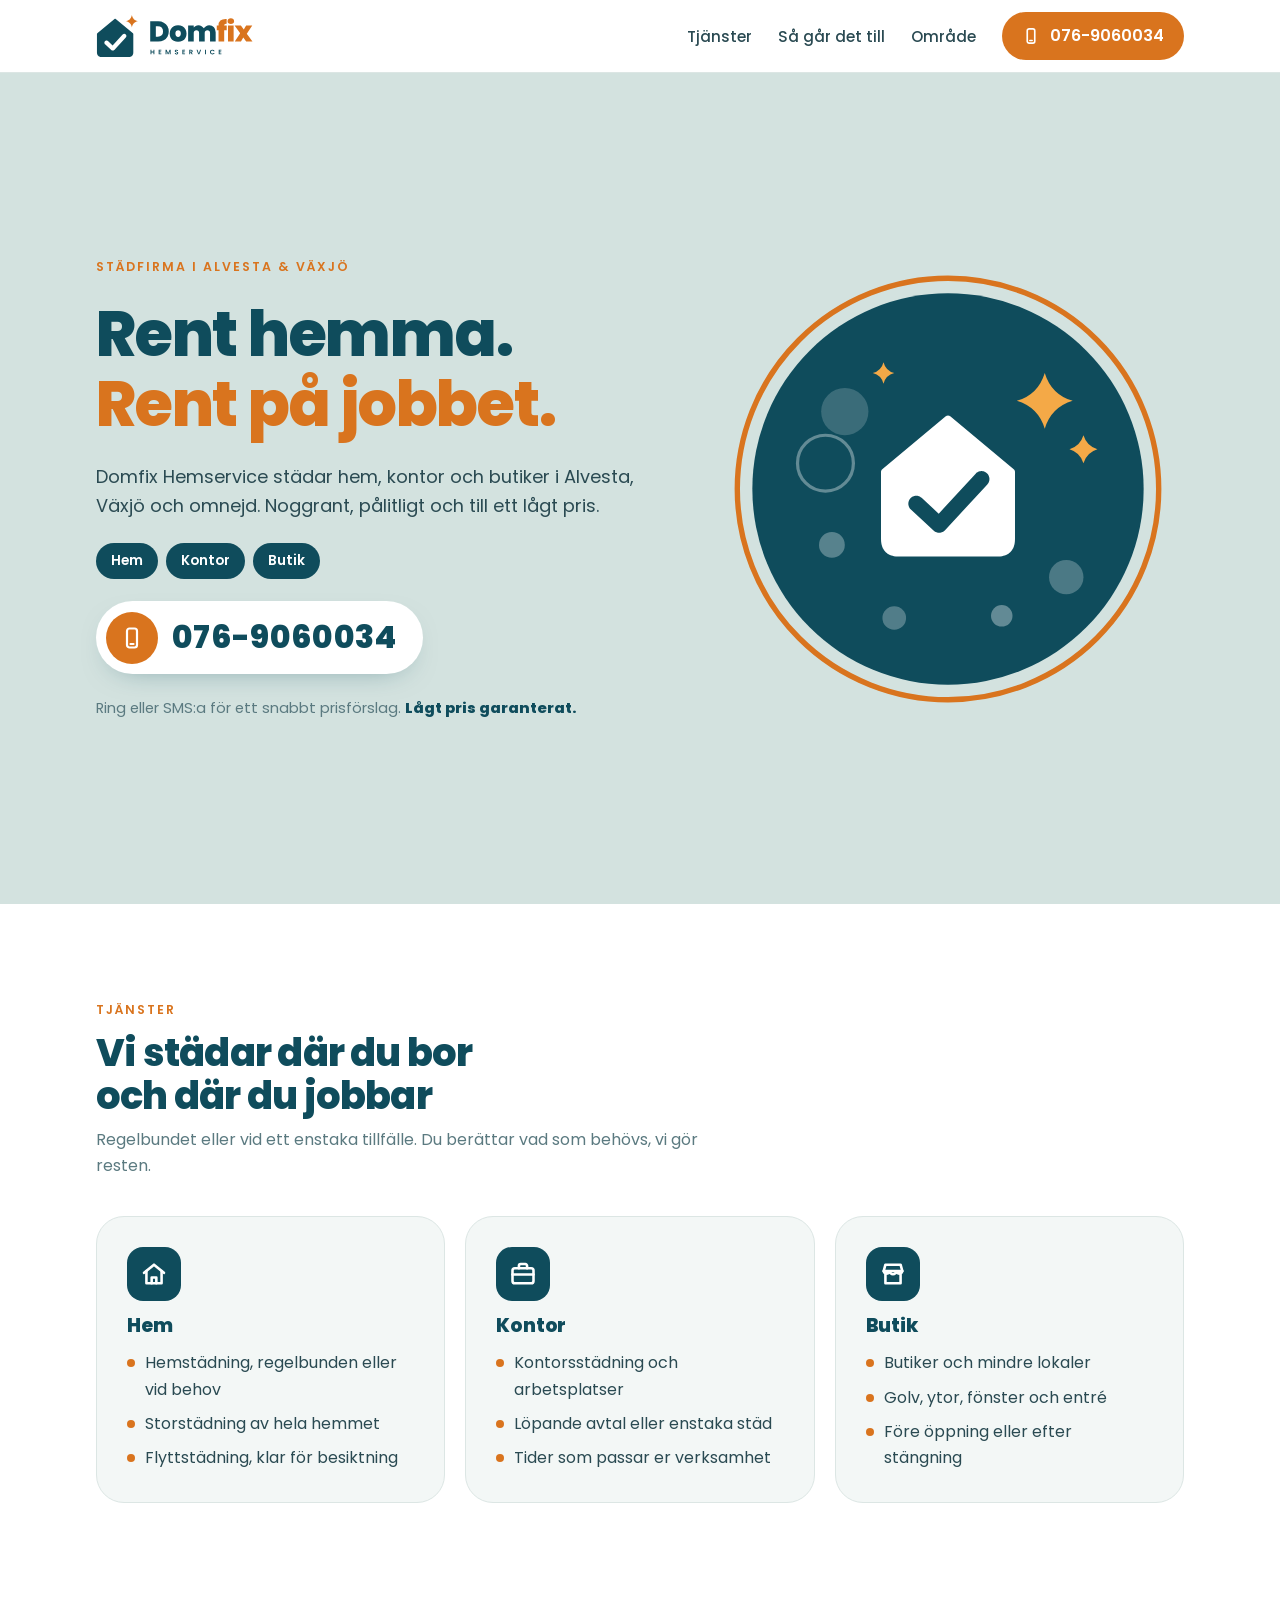
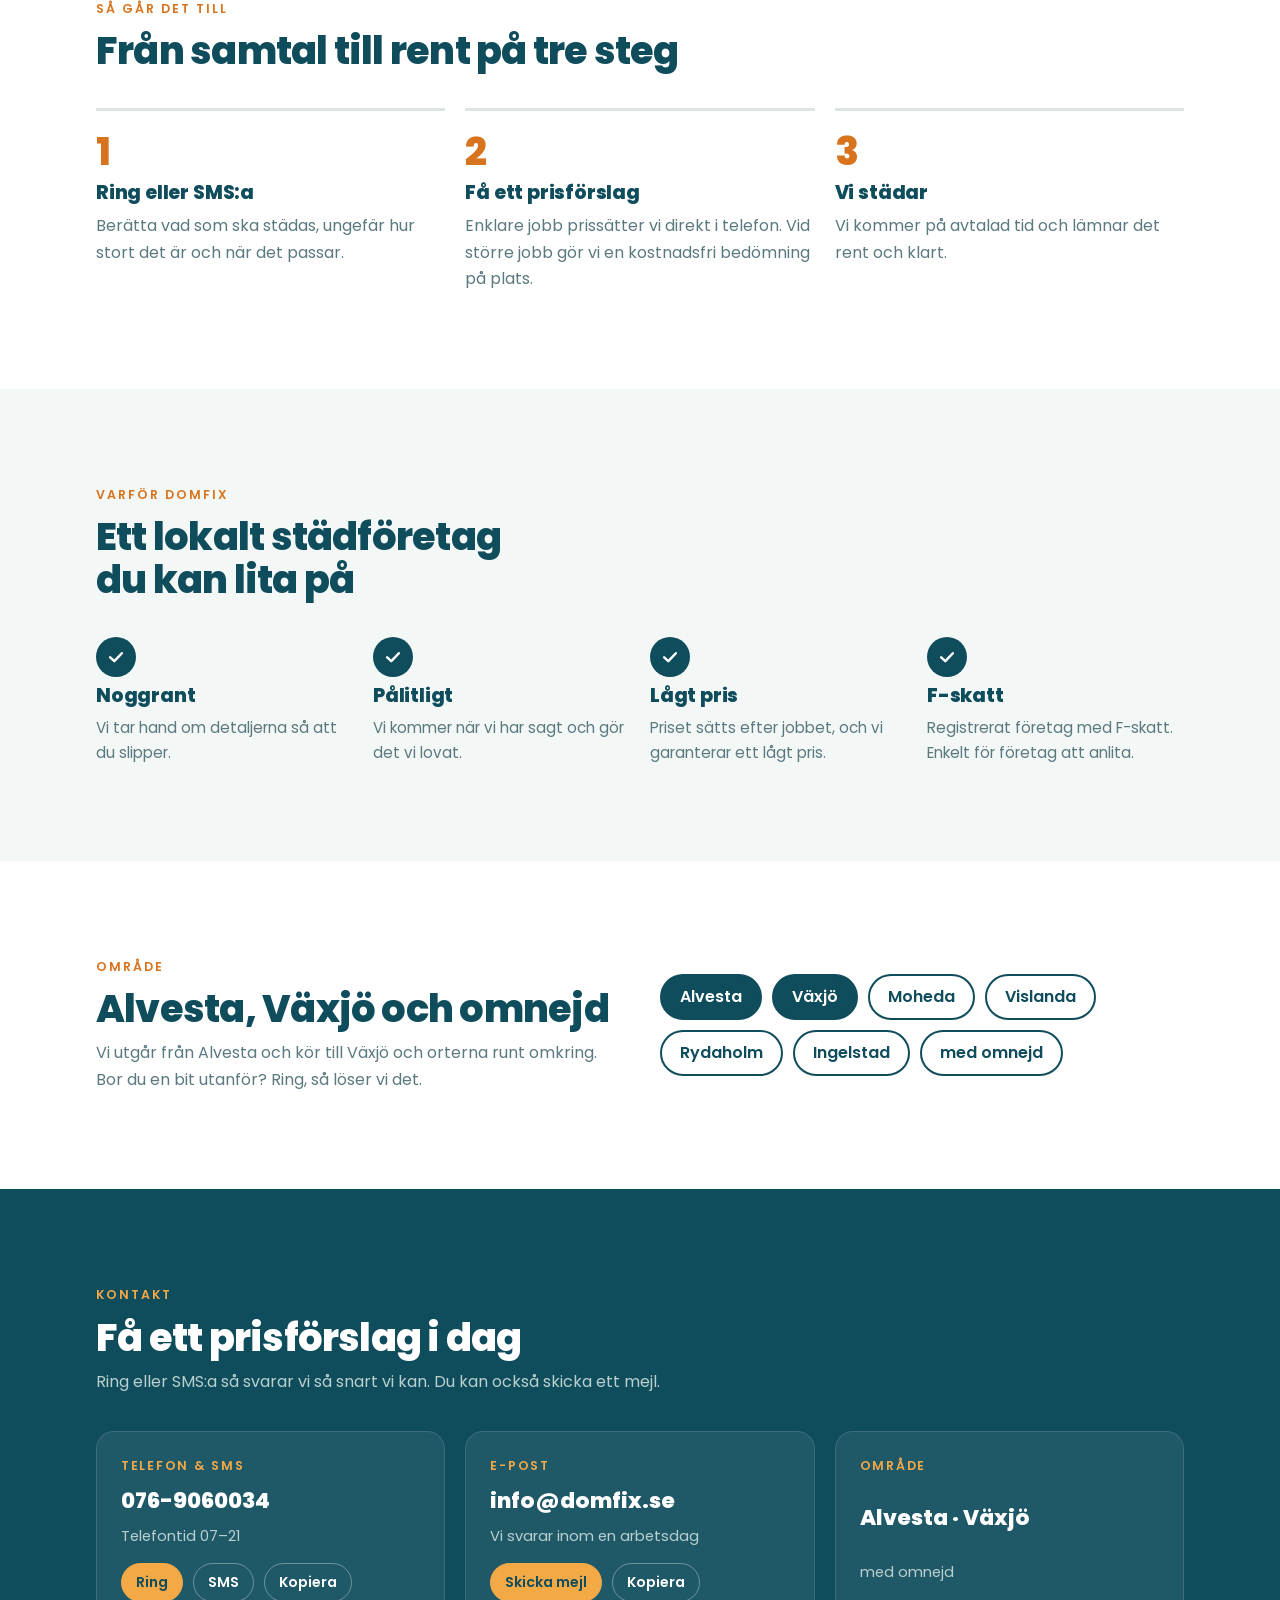
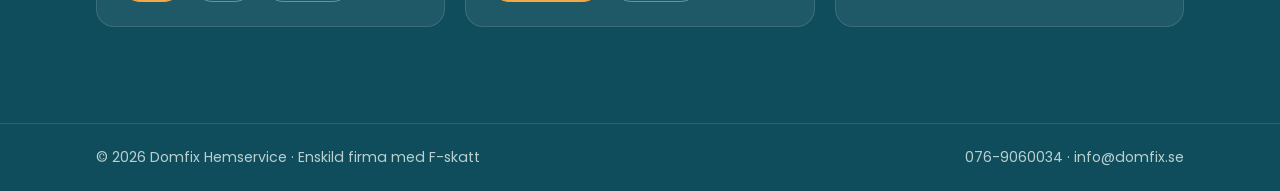
<file: index.html>
<!doctype html>
<html lang="sv">
<head>
<meta charset="utf-8">
<meta http-equiv="Content-Security-Policy" content="default-src 'none'; script-src 'self'; style-src 'self'; font-src 'self'; img-src 'self' data:; connect-src 'self'; manifest-src 'self'; base-uri 'none'; form-action 'none'; object-src 'none'; upgrade-insecure-requests">
<meta name="referrer" content="strict-origin-when-cross-origin">
<meta http-equiv="X-Content-Type-Options" content="nosniff">
<meta name="format-detection" content="telephone=no">
<meta name="viewport" content="width=device-width, initial-scale=1, viewport-fit=cover">
<meta property="og:title" content="Domfix Hemservice">
<meta property="og:description" content="Städning för hem, kontor och butiker i Alvesta, Växjö och omnejd. Ring eller SMS:a 076-9060034.">
<meta property="og:image" content="https://domfix.se/og-image.png">
<title>Domfix Hemservice</title>
<meta name="description" content="Domfix Hemservice – städning för hem, kontor och butiker i Alvesta, Växjö och omnejd. Ring eller SMS:a 076-9060034 för prisförslag.">
<link rel="icon" href="/favicon.ico" sizes="48x48">
<link rel="icon" type="image/png" sizes="96x96" href="/icons/icon-96.png">
<link rel="icon" type="image/png" sizes="192x192" href="/icons/icon-192.png">
<link rel="icon" type="image/svg+xml" href="/favicon.svg">
<link rel="apple-touch-icon" href="/apple-touch-icon.png">
<link rel="manifest" href="/site.webmanifest">
<meta name="theme-color" content="#0F4C5C">
<link rel="canonical" href="https://domfix.se/">
<script type="application/ld+json">{"@context": "https://schema.org", "@type": "LocalBusiness", "@id": "https://domfix.se/#business", "name": "Domfix Hemservice", "url": "https://domfix.se/", "logo": "https://domfix.se/icons/logo.png", "image": "https://domfix.se/og-image.png", "telephone": "+46769060034", "email": "info@domfix.se", "description": "Städning för hem, kontor och butiker i Alvesta, Växjö och omnejd.", "address": {"@type": "PostalAddress", "addressLocality": "Alvesta", "addressCountry": "SE"}, "areaServed": ["Alvesta", "Växjö", "Moheda", "Vislanda", "Rydaholm", "Ingelstad"], "openingHours": "Mo-Su 07:00-21:00"}</script>
<link rel="preload" href="fonts/poppins-800.woff2" as="font" type="font/woff2" crossorigin>
<link rel="stylesheet" href="css/site.css">

</head>
<body>
<header>
  <div class="wrap bar">
    <a class="logo" href="#top" aria-label="Domfix Hemservice – till början"><svg viewBox="20.0 4.0 658.4 184.0" role="img" aria-label="Domfix Hemservice"><path class="li" fill-rule="evenodd" d="M25.44 84.93 L25.15 85.19 L24.89 85.48 L24.66 85.79 L24.46 86.13 L24.30 86.48 L24.17 86.85 L24.08 87.23 L24.02 87.61 L24.00 88.00 L24.00 164.00 L24.00 164.17 L24.11 166.73 L24.15 167.12 L24.48 169.45 L24.58 169.91 L25.13 172.02 L25.30 172.52 L26.08 174.41 L26.20 174.68 L26.35 174.95 L27.35 176.61 L27.53 176.88 L27.72 177.14 L28.95 178.58 L29.17 178.83 L29.42 179.05 L30.86 180.28 L31.12 180.47 L31.39 180.65 L33.05 181.65 L33.32 181.80 L33.59 181.92 L35.48 182.70 L35.98 182.87 L38.09 183.42 L38.55 183.52 L40.88 183.85 L41.27 183.89 L43.83 184.00 L44.00 184.00 L156.00 184.00 L156.17 184.00 L158.73 183.89 L159.12 183.85 L161.45 183.52 L161.91 183.42 L164.02 182.87 L164.52 182.70 L166.41 181.92 L166.68 181.80 L166.95 181.65 L168.61 180.65 L168.88 180.47 L169.14 180.28 L170.58 179.05 L170.83 178.83 L171.05 178.58 L172.28 177.14 L172.47 176.88 L172.65 176.61 L173.65 174.95 L173.80 174.68 L173.92 174.41 L174.70 172.52 L174.87 172.02 L175.42 169.91 L175.52 169.45 L175.85 167.12 L175.89 166.73 L176.00 164.17 L176.00 164.00 L176.00 88.00 L175.98 87.61 L175.92 87.23 L175.83 86.85 L175.70 86.48 L175.54 86.13 L175.34 85.79 L175.11 85.48 L174.85 85.19 L174.56 84.93 L102.56 24.93 L102.24 24.69 L101.90 24.48 L101.55 24.31 L101.17 24.18 L100.79 24.08 L100.40 24.02 L100.00 24.00 L99.60 24.02 L99.21 24.08 L98.83 24.18 L98.45 24.31 L98.10 24.48 L97.76 24.69 L97.44 24.93Z M57.90 130.61 L57.28 129.98 L56.72 129.30 L56.24 128.56 L55.83 127.77 L55.50 126.95 L55.25 126.11 L55.09 125.24 L55.01 124.36 L55.02 123.48 L55.11 122.60 L55.29 121.73 L55.55 120.89 L55.90 120.08 L56.32 119.30 L56.82 118.57 L57.39 117.90 L58.02 117.28 L58.70 116.72 L59.44 116.24 L60.23 115.83 L61.05 115.50 L61.89 115.25 L62.76 115.09 L63.64 115.01 L64.52 115.02 L65.40 115.11 L66.27 115.29 L67.11 115.55 L67.92 115.90 L68.70 116.32 L69.43 116.82 L70.10 117.39 L89.49 135.28 L131.39 89.90 L132.02 89.28 L132.70 88.72 L133.44 88.24 L134.23 87.83 L135.05 87.50 L135.89 87.25 L136.76 87.09 L137.64 87.01 L138.52 87.02 L139.40 87.11 L140.27 87.29 L141.11 87.55 L141.92 87.90 L142.70 88.32 L143.43 88.82 L144.10 89.39 L144.72 90.02 L145.28 90.70 L145.76 91.44 L146.17 92.23 L146.50 93.05 L146.75 93.89 L146.91 94.76 L146.99 95.64 L146.98 96.52 L146.89 97.40 L146.71 98.27 L146.45 99.11 L146.10 99.92 L145.68 100.70 L145.18 101.43 L144.61 102.10 L96.61 154.10 L95.98 154.72 L95.30 155.28 L94.56 155.76 L93.77 156.17 L92.95 156.50 L92.11 156.75 L91.24 156.91 L90.36 156.99 L89.48 156.98 L88.60 156.89 L87.73 156.71 L86.89 156.45 L86.08 156.10 L85.30 155.68 L84.57 155.18 L83.90 154.61Z"/>
<path class="la" d="M170.00 8.00 L170.79 11.54 L171.83 14.83 L173.12 17.88 L174.67 20.67 L176.46 23.21 L178.50 25.50 L180.79 27.54 L183.33 29.33 L186.12 30.88 L189.17 32.17 L192.46 33.21 L196.00 34.00 L192.46 34.79 L189.17 35.83 L186.12 37.12 L183.33 38.67 L180.79 40.46 L178.50 42.50 L176.46 44.79 L174.67 47.33 L173.12 50.12 L171.83 53.17 L170.79 56.46 L170.00 60.00 L169.21 56.46 L168.17 53.17 L166.88 50.12 L165.33 47.33 L163.54 44.79 L161.50 42.50 L159.21 40.46 L156.67 38.67 L153.88 37.12 L150.83 35.83 L147.54 34.79 L144.00 34.00 L147.54 33.21 L150.83 32.17 L153.88 30.88 L156.67 29.33 L159.21 27.54 L161.50 25.50 L163.54 23.21 L165.33 20.67 L166.88 17.88 L168.17 14.83 L169.21 11.54Z"/>
<path class="li" d="M324.36 77.04Q324.36 89.28 318.90 98.88Q313.44 108.48 303.42 113.94Q293.40 119.40 280.20 119.40L246.72 119.40L246.72 34.80L280.20 34.80Q293.52 34.80 303.54 40.14Q313.56 45.48 318.96 55.08Q324.36 64.68 324.36 77.04ZM300.48 77.04Q300.48 66.60 294.60 60.90Q288.72 55.20 278.40 55.20L270.24 55.20L270.24 98.64L278.40 98.64Q288.72 98.64 294.60 93.00Q300.48 87.36 300.48 77.04ZM328.08 85.68Q328.08 75.24 332.70 67.44Q337.32 59.64 345.30 55.44Q353.28 51.24 363.36 51.24Q373.44 51.24 381.42 55.44Q389.40 59.64 394.02 67.44Q398.64 75.24 398.64 85.68Q398.64 96.12 394.02 103.98Q389.40 111.84 381.36 116.04Q373.32 120.24 363.24 120.24Q353.16 120.24 345.18 116.04Q337.20 111.84 332.64 104.04Q328.08 96.24 328.08 85.68ZM374.76 85.68Q374.76 78.84 371.46 75.24Q368.16 71.64 363.36 71.64Q358.56 71.64 355.32 75.24Q352.08 78.84 352.08 85.68Q352.08 92.64 355.20 96.24Q358.32 99.84 363.24 99.84Q368.16 99.84 371.46 96.18Q374.76 92.52 374.76 85.68ZM520.44 80.16L520.44 119.40L496.92 119.40L496.92 83.28Q496.92 77.88 493.92 74.88Q490.92 71.88 485.76 71.88Q480.60 71.88 477.60 74.88Q474.60 77.88 474.60 83.28L474.60 119.40L451.08 119.40L451.08 83.28Q451.08 77.88 448.14 74.88Q445.20 71.88 440.04 71.88Q434.76 71.88 431.76 74.88Q428.76 77.88 428.76 83.28L428.76 119.40L405.24 119.40L405.24 52.08L428.76 52.08L428.76 60.96Q431.88 56.64 436.86 54.06Q441.84 51.48 448.32 51.48Q455.76 51.48 461.58 54.72Q467.40 57.96 470.76 63.84Q474.36 58.32 480.24 54.90Q486.12 51.48 493.20 51.48Q505.92 51.48 513.18 59.16Q520.44 66.84 520.44 80.16Z"/>
<path class="la" d="M566.64 71.64L556.08 71.64L556.08 119.40L532.44 119.40L532.44 71.64L525.12 71.64L525.12 52.08L532.44 52.08L532.44 51.48Q532.44 38.52 540.06 31.62Q547.68 24.72 561.96 24.72Q564.84 24.72 566.40 24.84L566.40 44.88Q565.44 44.76 563.76 44.76Q559.92 44.76 558.12 46.50Q556.32 48.24 556.08 52.08L566.64 52.08ZM570.12 33.84Q570.12 28.56 573.90 25.08Q577.68 21.60 583.92 21.60Q590.04 21.60 593.82 25.08Q597.60 28.56 597.60 33.84Q597.60 39.00 593.82 42.42Q590.04 45.84 583.92 45.84Q577.68 45.84 573.90 42.42Q570.12 39.00 570.12 33.84ZM595.56 52.08L595.56 119.40L572.04 119.40L572.04 52.08ZM648.00 119.40L635.88 102.48L626.28 119.40L600.48 119.40L622.92 84.48L599.52 52.08L625.92 52.08L638.04 69.00L647.76 52.08L673.56 52.08L650.64 86.40L674.40 119.40Z"/>
<path class="li" d="M264.14 153.26L264.14 172.80L260.22 172.80L260.22 164.48L251.85 164.48L251.85 172.80L247.93 172.80L247.93 153.26L251.85 153.26L251.85 161.29L260.22 161.29L260.22 153.26ZM285.93 156.42L285.93 161.32L292.51 161.32L292.51 164.43L285.93 164.43L285.93 169.61L293.35 169.61L293.35 172.80L282.01 172.80L282.01 153.23L293.35 153.23L293.35 156.42ZM332.21 153.26L332.21 172.80L328.29 172.80L328.29 160.09L323.06 172.80L320.09 172.80L314.82 160.09L314.82 172.80L310.90 172.80L310.90 153.26L315.36 153.26L321.57 167.79L327.79 153.26ZM349.57 167.17L353.77 167.17Q353.86 168.38 354.63 169.08Q355.40 169.78 356.74 169.78Q358.11 169.78 358.90 169.12Q359.68 168.46 359.68 167.40Q359.68 166.53 359.15 165.97Q358.62 165.41 357.82 165.09Q357.02 164.76 355.62 164.37Q353.72 163.81 352.53 163.27Q351.34 162.72 350.48 161.61Q349.63 160.51 349.63 158.66Q349.63 156.92 350.50 155.64Q351.36 154.35 352.93 153.66Q354.50 152.98 356.52 152.98Q359.54 152.98 361.43 154.45Q363.32 155.92 363.52 158.55L359.20 158.55Q359.15 157.54 358.35 156.88Q357.55 156.22 356.24 156.22Q355.09 156.22 354.40 156.81Q353.72 157.40 353.72 158.52Q353.72 159.30 354.23 159.82Q354.75 160.34 355.52 160.66Q356.29 160.98 357.69 161.40Q359.60 161.96 360.80 162.52Q362.00 163.08 362.87 164.20Q363.74 165.32 363.74 167.14Q363.74 168.71 362.93 170.06Q362.12 171.40 360.55 172.20Q358.98 173.00 356.82 173.00Q354.78 173.00 353.14 172.30Q351.50 171.60 350.55 170.28Q349.60 168.96 349.57 167.17ZM385.05 156.42L385.05 161.32L391.63 161.32L391.63 164.43L385.05 164.43L385.05 169.61L392.47 169.61L392.47 172.80L381.13 172.80L381.13 153.23L392.47 153.23L392.47 156.42ZM420.10 172.80L415.79 165.18L413.94 165.18L413.94 172.80L410.02 172.80L410.02 153.26L417.36 153.26Q419.63 153.26 421.22 154.05Q422.82 154.85 423.62 156.21Q424.42 157.57 424.42 159.25Q424.42 161.18 423.30 162.73Q422.18 164.29 419.96 164.88L424.64 172.80ZM413.94 162.24L417.22 162.24Q418.82 162.24 419.60 161.47Q420.38 160.70 420.38 159.33Q420.38 157.99 419.60 157.25Q418.82 156.50 417.22 156.50L413.94 156.50ZM459.53 153.26L452.36 172.80L447.60 172.80L440.43 153.26L444.63 153.26L450.01 168.80L455.36 153.26ZM479.80 153.26L479.80 172.80L475.88 172.80L475.88 153.26ZM506.62 153.00Q509.90 153.00 512.36 154.68Q514.83 156.36 515.81 159.33L511.30 159.33Q510.63 157.93 509.41 157.23Q508.19 156.53 506.60 156.53Q504.89 156.53 503.56 157.33Q502.23 158.13 501.49 159.58Q500.74 161.04 500.74 163.00Q500.74 164.93 501.49 166.40Q502.23 167.87 503.56 168.67Q504.89 169.47 506.60 169.47Q508.19 169.47 509.41 168.75Q510.63 168.04 511.30 166.64L515.81 166.64Q514.83 169.64 512.38 171.30Q509.93 172.97 506.62 172.97Q503.82 172.97 501.57 171.69Q499.32 170.42 498.01 168.15Q496.71 165.88 496.71 163.00Q496.71 160.12 498.01 157.83Q499.32 155.55 501.57 154.28Q503.82 153.00 506.62 153.00ZM537.09 156.42L537.09 161.32L543.67 161.32L543.67 164.43L537.09 164.43L537.09 169.61L544.51 169.61L544.51 172.80L533.17 172.80L533.17 153.23L544.51 153.23L544.51 156.42Z"/></svg></a>
    <nav aria-label="Huvudmeny">
      <a class="nl" href="#tjanster">Tjänster</a>
      <a class="nl" href="#sa-gar-det-till">Så går det till</a>
      <a class="nl" href="#omrade">Område</a>
      <a class="btn" href="tel:+46769060034">
        <svg viewBox="0 0 24 24" fill="none" stroke="#fff" stroke-width="2.2" stroke-linecap="round" stroke-linejoin="round" aria-hidden="true"><rect x="7" y="2.5" width="10" height="19" rx="2.5"/><path d="M10.5 18h3"/></svg>
        076-9060034
      </a>
    </nav>
  </div>
</header>

<main id="top">
  <section class="hero" aria-labelledby="hero-title">
    <div class="wrap">
      <div class="hero-copy">
        <span class="eyebrow">Städfirma i Alvesta &amp; Växjö</span>
        <h1 id="hero-title">Rent hemma. <span class="acc">Rent på jobbet.</span></h1>
        <p class="lead">Domfix Hemservice städar hem, kontor och butiker i Alvesta, Växjö och omnejd. Noggrant, pålitligt och till ett lågt pris.</p>
        <div class="chips" aria-label="Vi städar">
          <span class="chip">Hem</span><span class="chip">Kontor</span><span class="chip">Butik</span>
        </div>
        <div class="call">
          <a class="phone-pill" href="tel:+46769060034">
            <span class="ic"><svg viewBox="0 0 24 24" fill="none" stroke="#fff" stroke-width="2.2" stroke-linecap="round" stroke-linejoin="round" aria-hidden="true"><rect x="7" y="2.5" width="10" height="19" rx="2.5"/><path d="M10.5 18h3"/></svg></span>
            <span class="num">076-9060034</span>
          </a>
        </div>
        <p class="call-note">Ring eller SMS:a för ett snabbt prisförslag. <strong>Lågt pris garanterat.</strong></p>
      </div>

      <div class="disc" aria-hidden="true">
        <svg viewBox="0 0 400 400">
          <circle cx="200" cy="200" r="196" fill="none" stroke="#D9741E" stroke-width="5"/>
          <circle cx="200" cy="200" r="182" fill="#0F4C5C"/>
          <circle cx="104" cy="128" r="22" fill="#fff" opacity=".18"/>
          <circle cx="86" cy="176" r="26" fill="none" stroke="#fff" stroke-width="3" opacity=".35"/>
          <circle cx="92" cy="252" r="12" fill="#fff" opacity=".3"/>
          <circle cx="310" cy="282" r="16" fill="#fff" opacity=".25"/>
          <circle cx="250" cy="318" r="10" fill="#fff" opacity=".35"/>
          <circle cx="150" cy="320" r="11" fill="#fff" opacity=".28"/>
          <g transform="translate(118 112) scale(1.64)"><path fill="#fff" fill-rule="evenodd" d="M12.72 42.46 L12.58 42.60 L12.45 42.74 L12.33 42.90 L12.23 43.06 L12.15 43.24 L12.08 43.42 L12.04 43.61 L12.01 43.81 L12.00 44.00 L12.00 82.00 L12.00 82.09 L12.06 83.36 L12.08 83.56 L12.24 84.73 L12.29 84.95 L12.57 86.01 L12.65 86.26 L13.04 87.21 L13.10 87.34 L13.17 87.47 L13.67 88.31 L13.76 88.44 L13.86 88.57 L14.47 89.29 L14.59 89.41 L14.71 89.53 L15.43 90.14 L15.56 90.24 L15.69 90.33 L16.53 90.83 L16.66 90.90 L16.79 90.96 L17.74 91.35 L17.99 91.43 L19.05 91.71 L19.27 91.76 L20.44 91.92 L20.64 91.94 L21.91 92.00 L22.00 92.00 L78.00 92.00 L78.09 92.00 L79.36 91.94 L79.56 91.92 L80.73 91.76 L80.95 91.71 L82.01 91.43 L82.26 91.35 L83.21 90.96 L83.34 90.90 L83.47 90.83 L84.31 90.33 L84.44 90.24 L84.57 90.14 L85.29 89.53 L85.41 89.41 L85.53 89.29 L86.14 88.57 L86.24 88.44 L86.33 88.31 L86.83 87.47 L86.90 87.34 L86.96 87.21 L87.35 86.26 L87.43 86.01 L87.71 84.95 L87.76 84.73 L87.92 83.56 L87.94 83.36 L88.00 82.09 L88.00 82.00 L88.00 44.00 L87.99 43.81 L87.96 43.61 L87.92 43.42 L87.85 43.24 L87.77 43.06 L87.67 42.90 L87.55 42.74 L87.42 42.60 L87.28 42.46 L51.28 12.46 L51.12 12.34 L50.95 12.24 L50.77 12.16 L50.59 12.09 L50.39 12.04 L50.20 12.01 L50.00 12.00 L49.80 12.01 L49.61 12.04 L49.41 12.09 L49.23 12.16 L49.05 12.24 L48.88 12.34 L48.72 12.46Z M28.95 65.31 L28.64 64.99 L28.36 64.65 L28.12 64.28 L27.91 63.89 L27.75 63.48 L27.63 63.05 L27.54 62.62 L27.50 62.18 L27.51 61.74 L27.55 61.30 L27.64 60.87 L27.78 60.45 L27.95 60.04 L28.16 59.65 L28.41 59.29 L28.69 58.95 L29.01 58.64 L29.35 58.36 L29.72 58.12 L30.11 57.91 L30.52 57.75 L30.95 57.63 L31.38 57.54 L31.82 57.50 L32.26 57.51 L32.70 57.55 L33.13 57.64 L33.55 57.78 L33.96 57.95 L34.35 58.16 L34.71 58.41 L35.05 58.69 L44.75 67.64 L65.69 44.95 L66.01 44.64 L66.35 44.36 L66.72 44.12 L67.11 43.91 L67.52 43.75 L67.95 43.63 L68.38 43.54 L68.82 43.50 L69.26 43.51 L69.70 43.55 L70.13 43.64 L70.55 43.78 L70.96 43.95 L71.35 44.16 L71.71 44.41 L72.05 44.69 L72.36 45.01 L72.64 45.35 L72.88 45.72 L73.09 46.11 L73.25 46.52 L73.37 46.95 L73.46 47.38 L73.50 47.82 L73.49 48.26 L73.45 48.70 L73.36 49.13 L73.22 49.55 L73.05 49.96 L72.84 50.35 L72.59 50.71 L72.31 51.05 L48.31 77.05 L47.99 77.36 L47.65 77.64 L47.28 77.88 L46.89 78.09 L46.48 78.25 L46.05 78.37 L45.62 78.46 L45.18 78.50 L44.74 78.49 L44.30 78.45 L43.87 78.36 L43.45 78.22 L43.04 78.05 L42.65 77.84 L42.29 77.59 L41.95 77.31Z"/></g>
          <path fill="#F4A947" d="M290 92 Q296 112 316 118 Q296 124 290 144 Q284 124 264 118 Q284 112 290 92Z"/>
          <path fill="#F4A947" d="M326 150 Q329 160 339 163 Q329 166 326 176 Q323 166 313 163 Q323 160 326 150Z"/>
          <path fill="#F4A947" d="M140 82 Q142 90 150 92 Q142 94 140 102 Q138 94 130 92 Q138 90 140 82Z"/>
        </svg>
      </div>
    </div>
  </section>

  <section id="tjanster" aria-labelledby="tj-title">
    <div class="wrap">
      <div class="sec-head">
        <span class="eyebrow">Tjänster</span>
        <h2 id="tj-title">Vi städar där du bor och där du jobbar</h2>
        <p>Regelbundet eller vid ett enstaka tillfälle. Du berättar vad som behövs, vi gör resten.</p>
      </div>
      <div class="cards">
        <article class="card">
          <span class="badge"><svg viewBox="0 0 24 24" fill="none" stroke="#fff" stroke-width="2.2" stroke-linejoin="round" stroke-linecap="round" aria-hidden="true"><path d="M3.5 11 12 4l8.5 7"/><path d="M5.5 9.5V20h13V9.5"/><path d="M10 20v-5h4v5"/></svg></span>
          <h3>Hem</h3>
          <ul><li>Hemstädning, regelbunden eller vid behov</li><li>Storstädning av hela hemmet</li><li>Flyttstädning, klar för besiktning</li></ul>
        </article>
        <article class="card">
          <span class="badge"><svg viewBox="0 0 24 24" fill="none" stroke="#fff" stroke-width="2.2" stroke-linejoin="round" stroke-linecap="round" aria-hidden="true"><rect x="3" y="7" width="18" height="13" rx="2"/><path d="M8.5 7V5a1.5 1.5 0 0 1 1.5-1.5h4A1.5 1.5 0 0 1 15.5 5v2"/><path d="M3 12.5h18"/></svg></span>
          <h3>Kontor</h3>
          <ul><li>Kontorsstädning och arbetsplatser</li><li>Löpande avtal eller enstaka städ</li><li>Tider som passar er verksamhet</li></ul>
        </article>
        <article class="card">
          <span class="badge"><svg viewBox="0 0 24 24" fill="none" stroke="#fff" stroke-width="2.2" stroke-linejoin="round" stroke-linecap="round" aria-hidden="true"><path d="M4 9.5 5.5 4h13L20 9.5"/><path d="M4 9.5h16a0 0 0 0 1 0 0 2.7 2.7 0 0 1-5.3 0 2.7 2.7 0 0 1-5.4 0A2.7 2.7 0 0 1 4 9.5Z"/><path d="M5.5 12.5V20h13v-7.5"/></svg></span>
          <h3>Butik</h3>
          <ul><li>Butiker och mindre lokaler</li><li>Golv, ytor, fönster och entré</li><li>Före öppning eller efter stängning</li></ul>
        </article>
      </div>
    </div>
  </section>

  <section id="sa-gar-det-till" aria-labelledby="steg-title" class="pt0">
    <div class="wrap">
      <div class="sec-head">
        <span class="eyebrow">Så går det till</span>
        <h2 id="steg-title">Från samtal till rent på tre steg</h2>
      </div>
      <ol class="steps">
        <li class="step"><span class="n">1</span><h3>Ring eller SMS:a</h3><p>Berätta vad som ska städas, ungefär hur stort det är och när det passar.</p></li>
        <li class="step"><span class="n">2</span><h3>Få ett prisförslag</h3><p>Enklare jobb prissätter vi direkt i telefon. Vid större jobb gör vi en kostnadsfri bedömning på plats.</p></li>
        <li class="step"><span class="n">3</span><h3>Vi städar</h3><p>Vi kommer på avtalad tid och lämnar det rent och klart.</p></li>
      </ol>
    </div>
  </section>

  <section class="why" aria-labelledby="why-title">
    <div class="wrap">
      <div class="sec-head">
        <span class="eyebrow">Varför Domfix</span>
        <h2 id="why-title">Ett lokalt städföretag du kan lita på</h2>
      </div>
      <div class="reasons">
        <div class="reason"><span class="tick"><svg viewBox="0 0 24 24" fill="none" stroke="#fff" stroke-width="3" stroke-linecap="round" stroke-linejoin="round" aria-hidden="true"><path d="M5 12.5 10 17 19 7.5"/></svg></span><h3>Noggrant</h3><p>Vi tar hand om detaljerna så att du slipper.</p></div>
        <div class="reason"><span class="tick"><svg viewBox="0 0 24 24" fill="none" stroke="#fff" stroke-width="3" stroke-linecap="round" stroke-linejoin="round" aria-hidden="true"><path d="M5 12.5 10 17 19 7.5"/></svg></span><h3>Pålitligt</h3><p>Vi kommer när vi har sagt och gör det vi lovat.</p></div>
        <div class="reason"><span class="tick"><svg viewBox="0 0 24 24" fill="none" stroke="#fff" stroke-width="3" stroke-linecap="round" stroke-linejoin="round" aria-hidden="true"><path d="M5 12.5 10 17 19 7.5"/></svg></span><h3>Lågt pris</h3><p>Priset sätts efter jobbet, och vi garanterar ett lågt pris.</p></div>
        <div class="reason"><span class="tick"><svg viewBox="0 0 24 24" fill="none" stroke="#fff" stroke-width="3" stroke-linecap="round" stroke-linejoin="round" aria-hidden="true"><path d="M5 12.5 10 17 19 7.5"/></svg></span><h3>F-skatt</h3><p>Registrerat företag med F-skatt. Enkelt för företag att anlita.</p></div>
      </div>
    </div>
  </section>

  <section class="area" id="omrade" aria-labelledby="area-title">
    <div class="wrap">
      <div class="sec-head m0">
        <span class="eyebrow">Område</span>
        <h2 id="area-title">Alvesta, Växjö och omnejd</h2>
        <p>Vi utgår från Alvesta och kör till Växjö och orterna runt omkring. Bor du en bit utanför? Ring, så löser vi det.</p>
      </div>
      <div class="towns">
        <span class="town main">Alvesta</span><span class="town main">Växjö</span>
        <span class="town">Moheda</span><span class="town">Vislanda</span><span class="town">Rydaholm</span><span class="town">Ingelstad</span><span class="town">med omnejd</span>
      </div>
    </div>
  </section>

  <section class="contact" id="kontakt" aria-labelledby="kontakt-title">
    <div class="wrap">
      <div class="sec-head">
        <span class="eyebrow">Kontakt</span>
        <h2 id="kontakt-title">Få ett prisförslag i dag</h2>
        <p>Ring eller SMS:a så svarar vi så snart vi kan. Du kan också skicka ett mejl.</p>
      </div>
      <div class="contact-grid">
        <div class="cbox">
          <span class="lbl">Telefon &amp; SMS</span>
          <span class="val" id="v-phone">076-9060034</span>
          <span class="sub">Telefontid 07–21</span>
          <div class="row"><a class="cbtn pri" href="tel:+46769060034">Ring</a><a class="cbtn" href="sms:+46769060034">SMS</a><button class="cbtn" type="button" data-copy="v-phone">Kopiera</button></div>
        </div>
        <div class="cbox">
          <span class="lbl">E-post</span>
          <span class="val" id="v-mail">info@domfix.se</span>
          <span class="sub">Vi svarar inom en arbetsdag</span>
          <div class="row"><a class="cbtn pri" href="mailto:info@domfix.se">Skicka mejl</a><button class="cbtn" type="button" data-copy="v-mail">Kopiera</button></div>
        </div>
        <div class="cbox">
          <span class="lbl">Område</span>
          <span class="val">Alvesta · Växjö</span>
          <span class="sub">med omnejd</span>
        </div>
      </div>
    </div>
  </section>
</main>

<footer>
  <div class="wrap">
    <span>© <span id="yr">2026</span> Domfix Hemservice · Enskild firma med F-skatt</span>
    <span>076-9060034 · info@domfix.se</span>
  </div>
</footer>

<script src="js/site.js" defer></script>

</body>
</html>
</file>
<file: css/site.css>
@font-face{font-family:'Poppins';font-style:normal;font-weight:400;font-display:swap;src:url('../fonts/poppins-400.woff2') format('woff2')}
@font-face{font-family:'Poppins';font-style:normal;font-weight:500;font-display:swap;src:url('../fonts/poppins-500.woff2') format('woff2')}
@font-face{font-family:'Poppins';font-style:normal;font-weight:600;font-display:swap;src:url('../fonts/poppins-600.woff2') format('woff2')}
@font-face{font-family:'Poppins';font-style:normal;font-weight:800;font-display:swap;src:url('../fonts/poppins-800.woff2') format('woff2')}
/* Layout: brand header → split hero (copy + teal "clean house" disc) → services → 3-step process → reasons → area → teal contact band → footer */
:root{
  --teal:#0F4C5C;          /* brand main */
  --orange:#D9741E;        /* accent on light grounds */
  --orange-light:#F4A947;  /* accent on teal grounds */
  --mist:#D3E2DF;          /* brand light ground */
  --bg:#FFFFFF;
  --surface:#F3F7F6;
  --ink:#0F4C5C;
  --text:#2A4A52;
  --muted:#5B7A80;
  --line:#DCE6E4;
  --pill:#FFFFFF;
  --band:#0F4C5C;
  --band-text:#FFFFFF;
  --band-muted:#B9D0CF;
  --logo-ink:#0F4C5C;
  --logo-acc:#D9741E;
  --accent:#D9741E;
  --font:'Poppins', 'Segoe UI', system-ui, -apple-system, sans-serif;
  --r-lg:28px; --r-md:18px;
}
@media (prefers-color-scheme: dark){ :root:not([data-theme="light"]){
  --bg:#0A2A32; --surface:#0E3540; --ink:#FFFFFF; --text:#D7E6E4; --muted:#9DBCBD; --line:#1C4A55;
  --pill:#123F4B; --mist:#123F4B; --band:#0E3843; --band-text:#FFFFFF; --band-muted:#A9C6C6;
  --logo-ink:#FFFFFF; --logo-acc:#F4A947; --accent:#F4A947; color-scheme:dark }}
:root[data-theme="dark"]{
  --bg:#0A2A32; --surface:#0E3540; --ink:#FFFFFF; --text:#D7E6E4; --muted:#9DBCBD; --line:#1C4A55;
  --pill:#123F4B; --mist:#123F4B; --band:#0E3843; --band-text:#FFFFFF; --band-muted:#A9C6C6;
  --logo-ink:#FFFFFF; --logo-acc:#F4A947; --accent:#F4A947; color-scheme:dark }

*{box-sizing:border-box}
html{scroll-behavior:smooth}
@media (prefers-reduced-motion: reduce){ html{scroll-behavior:auto} *{animation:none!important;transition:none!important} }
body{background:var(--bg);color:var(--text);font-family:var(--font);font-size:16px;line-height:1.65;margin:0}
body::before{content:"";position:fixed;inset:0 0 auto;height:env(safe-area-inset-top,0px);z-index:10;background:var(--bg)}
.wrap{max-width:1120px;margin:0 auto;padding-left:max(16px,env(safe-area-inset-left,0px));padding-right:max(16px,env(safe-area-inset-right,0px))}
h1,h2,h3{color:var(--ink);font-weight:800;line-height:1.12;letter-spacing:-0.02em;text-wrap:balance;margin:0}
h2{font-size:clamp(1.7rem,3.2vw,2.4rem)}
h3{font-size:1.2rem;letter-spacing:-0.01em}
p{margin:0}
a{color:inherit}
:focus-visible{outline:3px solid var(--accent);outline-offset:3px;border-radius:6px}
.eyebrow{font-size:.78rem;font-weight:600;letter-spacing:.16em;text-transform:uppercase;color:var(--accent)}
section{padding-block:clamp(56px,8vw,96px)}
.sec-head{display:grid;gap:10px;max-width:640px;margin-bottom:36px}
.sec-head p{color:var(--muted)}

/* header */
header{position:sticky;top:env(safe-area-inset-top,0px);z-index:9;background:color-mix(in srgb,var(--bg) 92%,transparent);backdrop-filter:blur(10px);border-bottom:1px solid var(--line)}
.bar{display:flex;align-items:center;justify-content:space-between;gap:16px;padding-block:12px}
.logo svg{height:44px;width:auto;display:block}
nav{display:flex;align-items:center;gap:26px}
nav a.nl{text-decoration:none;font-weight:500;font-size:.95rem;color:var(--text)}
nav a.nl:hover{color:var(--accent)}
.btn{display:inline-flex;align-items:center;gap:10px;text-decoration:none;font-weight:600;border-radius:999px;padding:11px 20px;background:var(--orange);color:#fff;white-space:nowrap;transition:transform .15s ease}
.btn:hover{transform:translateY(-1px)}
.btn svg{width:18px;height:18px}
@media (max-width:760px){ nav a.nl{display:none} .logo svg{height:36px} }

/* hero */
.hero{background:var(--mist);overflow:hidden}
.hero .wrap{display:grid;grid-template-columns:1.1fr .9fr;align-items:center;gap:40px;padding-block:clamp(48px,7vw,88px)}
.hero h1{font-size:clamp(2.3rem,5.4vw,3.9rem)}
.hero h1 .acc{color:var(--accent)}
.hero-copy{display:grid;gap:22px;min-width:0}
.hero-copy .lead{font-size:1.12rem;max-width:34em}
.chips{display:flex;flex-wrap:wrap;gap:8px}
.chip{background:var(--teal);color:#fff;font-weight:600;font-size:.85rem;padding:7px 15px;border-radius:999px}
.call{display:flex;flex-wrap:wrap;align-items:center;gap:14px}
.phone-pill{display:inline-flex;align-items:center;gap:14px;background:var(--pill);border-radius:999px;padding:10px 26px 10px 10px;text-decoration:none;box-shadow:0 10px 30px -18px rgba(15,76,92,.55)}
.phone-pill .ic{width:52px;height:52px;border-radius:50%;background:var(--orange);display:grid;place-items:center;flex:none}
.phone-pill .ic svg{width:24px;height:24px}
.phone-pill .num{font-size:clamp(1.5rem,3.4vw,2rem);font-weight:800;color:var(--ink);letter-spacing:.01em;font-variant-numeric:tabular-nums}
.call-note{font-size:.92rem;color:var(--muted)}
.call-note strong{color:var(--ink)}
.disc{position:relative;justify-self:center;width:min(100%,430px);aspect-ratio:1;max-width:100%}
.disc svg{width:100%;height:100%;display:block;overflow:visible}
@media (max-width:860px){ .hero .wrap{grid-template-columns:1fr} .disc{width:min(70%,320px);order:-1} }

/* services */
.cards{display:grid;grid-template-columns:repeat(3,minmax(0,1fr));gap:20px}
.card{background:var(--surface);border-radius:var(--r-lg);padding:30px;display:grid;gap:14px;align-content:start;border:1px solid var(--line)}
.card .badge{width:54px;height:54px;border-radius:16px;background:var(--teal);display:grid;place-items:center}
.card .badge svg{width:28px;height:28px}
.card ul{margin:0;padding:0;list-style:none;display:grid;gap:8px}
.card li{display:flex;gap:10px;align-items:baseline}
.card li::before{content:"";width:8px;height:8px;border-radius:50%;background:var(--accent);flex:none;transform:translateY(-1px)}
@media (max-width:860px){ .cards{grid-template-columns:1fr} }

/* steps */
.steps{display:grid;grid-template-columns:repeat(3,minmax(0,1fr));gap:20px;counter-reset:s}
.step{display:grid;gap:10px;align-content:start;padding-top:22px;border-top:3px solid var(--line)}
.step .n{font-weight:800;font-size:2.4rem;line-height:1;color:var(--accent)}
.step p{color:var(--muted)}
@media (max-width:760px){ .steps{grid-template-columns:1fr} }

/* reasons */
.why{background:var(--surface)}
.reasons{display:grid;grid-template-columns:repeat(4,minmax(0,1fr));gap:20px}
.reason{display:grid;gap:8px;align-content:start}
.reason .tick{width:40px;height:40px;border-radius:50%;background:var(--teal);display:grid;place-items:center}
.reason .tick svg{width:20px;height:20px}
.reason p{color:var(--muted);font-size:.95rem}
@media (max-width:860px){ .reasons{grid-template-columns:repeat(2,minmax(0,1fr))} }
@media (max-width:480px){ .reasons{grid-template-columns:1fr} }

/* area */
.area .wrap{display:grid;grid-template-columns:1fr 1fr;gap:40px;align-items:center}
.towns{display:flex;flex-wrap:wrap;gap:10px}
.town{border:2px solid var(--teal);color:var(--ink);font-weight:600;padding:8px 18px;border-radius:999px}
:root[data-theme="dark"] .town{border-color:var(--orange-light)}
@media (prefers-color-scheme: dark){ :root:not([data-theme="light"]) .town{border-color:var(--orange-light)} }
.town.main{background:var(--teal);color:#fff}
@media (max-width:760px){ .area .wrap{grid-template-columns:1fr} }

/* contact band */
.contact{background:var(--band);color:var(--band-text)}
.contact h2{color:#fff}
.contact .eyebrow{color:var(--orange-light)}
.contact .sec-head p{color:var(--band-muted)}
.contact-grid{display:grid;grid-template-columns:repeat(3,minmax(0,1fr));gap:20px}
.cbox{background:rgba(255,255,255,.07);border:1px solid rgba(255,255,255,.12);border-radius:var(--r-md);padding:24px;display:grid;gap:6px;min-width:0}
.cbox .lbl{font-size:.78rem;letter-spacing:.14em;text-transform:uppercase;color:var(--orange-light);font-weight:600}
.cbox .val{font-size:1.35rem;font-weight:800;color:#fff;overflow-wrap:anywhere;font-variant-numeric:tabular-nums}
.cbox .sub{color:var(--band-muted);font-size:.92rem}
.cbox .row{display:flex;gap:10px;flex-wrap:wrap;margin-top:8px}
.cbtn{font:inherit;font-size:.88rem;font-weight:600;border-radius:999px;padding:7px 14px;border:1.5px solid rgba(255,255,255,.35);background:transparent;color:#fff;cursor:pointer;text-decoration:none}
.cbtn.pri{background:var(--orange-light);border-color:var(--orange-light);color:#0F4C5C}
.cbtn:hover{border-color:#fff}
@media (max-width:860px){ .contact-grid{grid-template-columns:1fr} }

footer{background:var(--band);border-top:1px solid rgba(255,255,255,.12);color:var(--band-muted);font-size:.88rem}
footer .wrap{display:flex;flex-wrap:wrap;justify-content:space-between;gap:10px;padding-block:22px}

.li{fill:var(--logo-ink)}.la{fill:var(--logo-acc)}
.pt0{padding-top:0}
ol.steps{list-style:none;margin:0;padding:0}
.sec-head.m0{margin:0}
</file>
